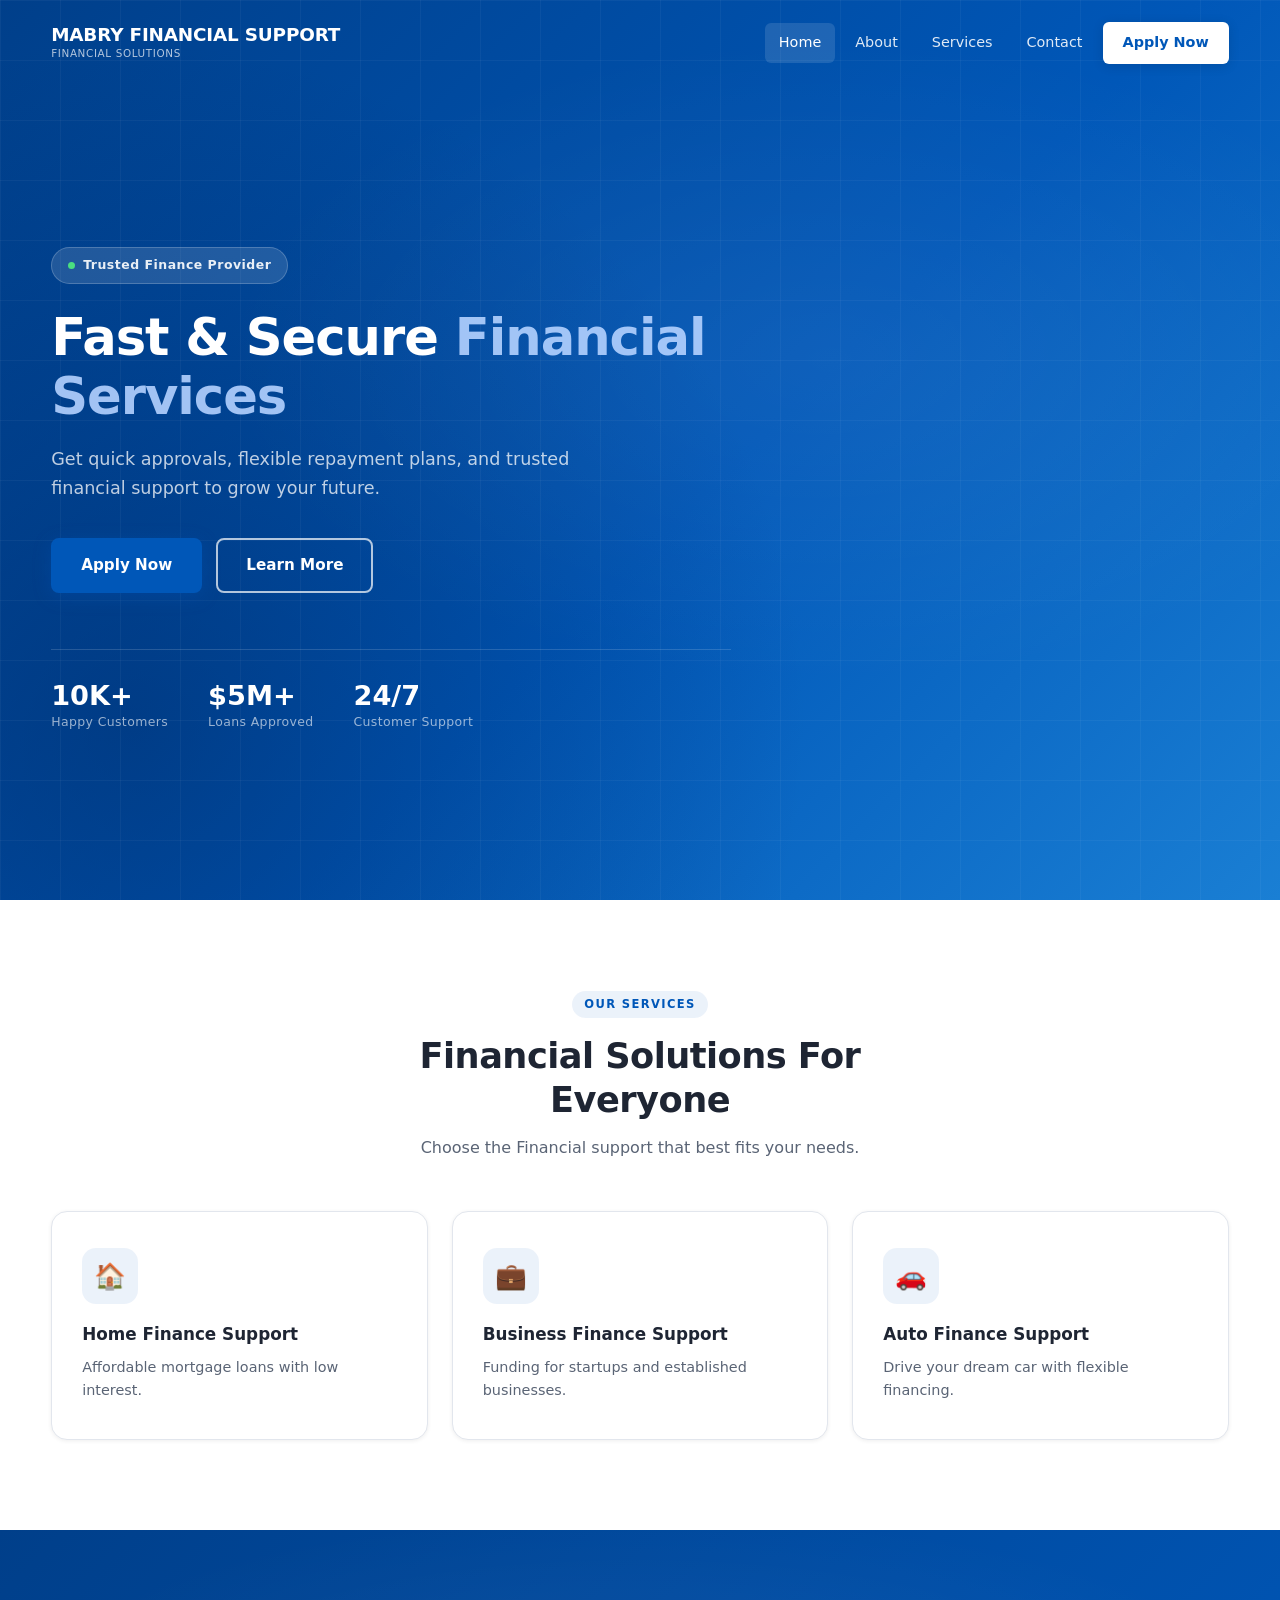
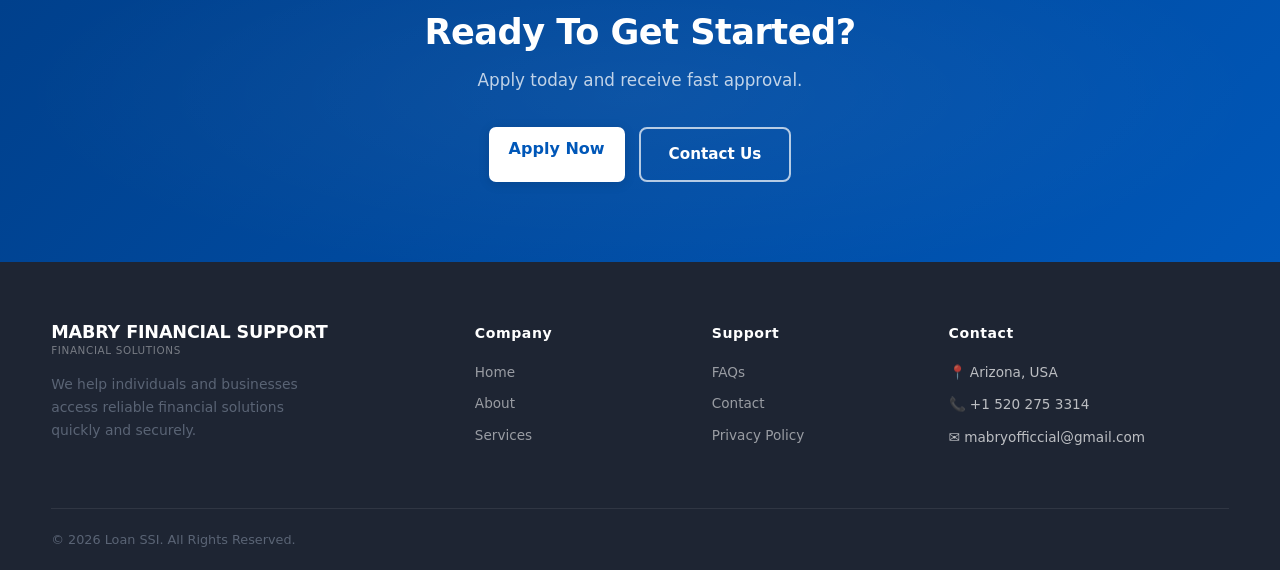
<file: index.html>
<!DOCTYPE html>
<html lang="en">
<head>
    <meta charset="UTF-8">
    <meta name="viewport" content="width=device-width, initial-scale=1.0">
    <title>MABRY FINANCIAL SUPPORT</title>

    <link rel="stylesheet" href="style.css">
</head>
<body>

<header class="navbar">
    <div class="container nav-inner">

        <div class="logo">
            <span class="logo-main">MABRY FINANCIAL SUPPORT</span>
            <span class="logo-sub">Financial Solutions</span>
        </div>

        <nav class="nav-links">
            <a href="#" class="active">Home</a>
            <a href="learnmore.html">About</a>
            <a href="service.html">Services</a>
            <a href="contact.html">Contact</a>
            <a href="apply.html" class="nav-cta">Apply Now</a>
        </nav>
    </div>
</header>


<section class="hero">

    <div class="hero-bg"></div>
    <div class="hero-grid"></div>

    <div class="container">

        <div class="hero-content">

            <div class="hero-badge">
                <span class="dot"></span>
                Trusted Finance Provider
            </div>

            <h1>
                Fast & Secure
                <span>Financial Services</span>
            </h1>

            <p>
                Get quick approvals, flexible repayment plans,
                and trusted financial support to grow your future.
            </p>

            <div class="hero-btns">
                <a href="apply.html" class="btn btn-primary">
                    Apply Now
                </a>

                <a href="learnmore.html" class="btn btn-outline">
                    Learn More
                </a>
            </div>

            <div class="hero-stats">

                <div>
                    <div class="hero-stat-num">10K+</div>
                    <div class="hero-stat-label">
                        Happy Customers
                    </div>
                </div>

                <div>
                    <div class="hero-stat-num">$5M+</div>
                    <div class="hero-stat-label">
                        Loans Approved
                    </div>
                </div>

                <div>
                    <div class="hero-stat-num">24/7</div>
                    <div class="hero-stat-label">
                        Customer Support
                    </div>
                </div>

            </div>

        </div>

    </div>

</section>


<section class="services">

    <div class="container">

        <div class="services-header">

            <span class="section-label">
                OUR SERVICES
            </span>

            <h2>
                Financial Solutions For Everyone
            </h2>

            <p>
                Choose the Financial support that best fits your needs.
            </p>

        </div>

        <div class="services-grid">

            <div class="service-card">
                <div class="service-icon">🏠</div>
                <h3>Home Finance Support</h3>
                <p>
                    Affordable mortgage loans with low interest.
                </p>
            </div>

            <div class="service-card">
                <div class="service-icon">💼</div>
                <h3>Business Finance Support</h3>
                <p>
                    Funding for startups and established businesses.
                </p>
            </div>

            <div class="service-card">
                <div class="service-icon">🚗</div>
                <h3>Auto Finance Support</h3>
                <p>
                    Drive your dream car with flexible financing.
                </p>
            </div>

        </div>

    </div>

</section>


<section class="cta-band">

    <div class="container">

        <h2>
            Ready To Get Started?
        </h2>

        <p>
            Apply today and receive fast approval.
        </p>

        <div class="cta-btns">

            <a href="apply.html" class="nav-cta">
                Apply Now
            </a>

            <a href="contact.html" class="btn btn-outline">
                Contact Us
            </a>

        </div>

    </div>

</section>


<footer>

    <div class="container">

        <div class="footer-grid">

            <div class="footer-brand">

                <div class="logo">
                    <span class="logo-main">
                        MABRY FINANCIAL SUPPORT
                    </span>

                    <span class="logo-sub">
                        Financial Solutions
                    </span>
                </div>

                <p>
                    We help individuals and businesses access reliable
                    financial solutions quickly and securely.
                </p>

            </div>

            <div class="footer-col">

                <h4>Company</h4>

                <div class="footer-links">
                    <a href="#">Home</a>
                    <a href="learnmore.html">About</a>
                    <a href="service.html">Services</a>
                </div>

            </div>

            <div class="footer-col">

                <h4>Support</h4>

                <div class="footer-links">
                    <a href="#">FAQs</a>
                    <a href="contact.html">Contact</a>
                    <a href="#">Privacy Policy</a>
                </div>

            </div>

            <div class="footer-col">

                <h4>Contact</h4>

                <div class="footer-contact-item">
                    📍 Arizona, USA
                </div>

                <div class="footer-contact-item">
                    📞 +1 520 275 3314
                </div>

                <div class="footer-contact-item">
                    ✉ mabryofficcial@gmail.com
                </div>

            </div>

        </div>

        <div class="footer-bottom">

            <p>
                © 2026 Loan SSI. All Rights Reserved.
            </p>

        </div>

    </div>

</footer>

</body>
</html>
</file>
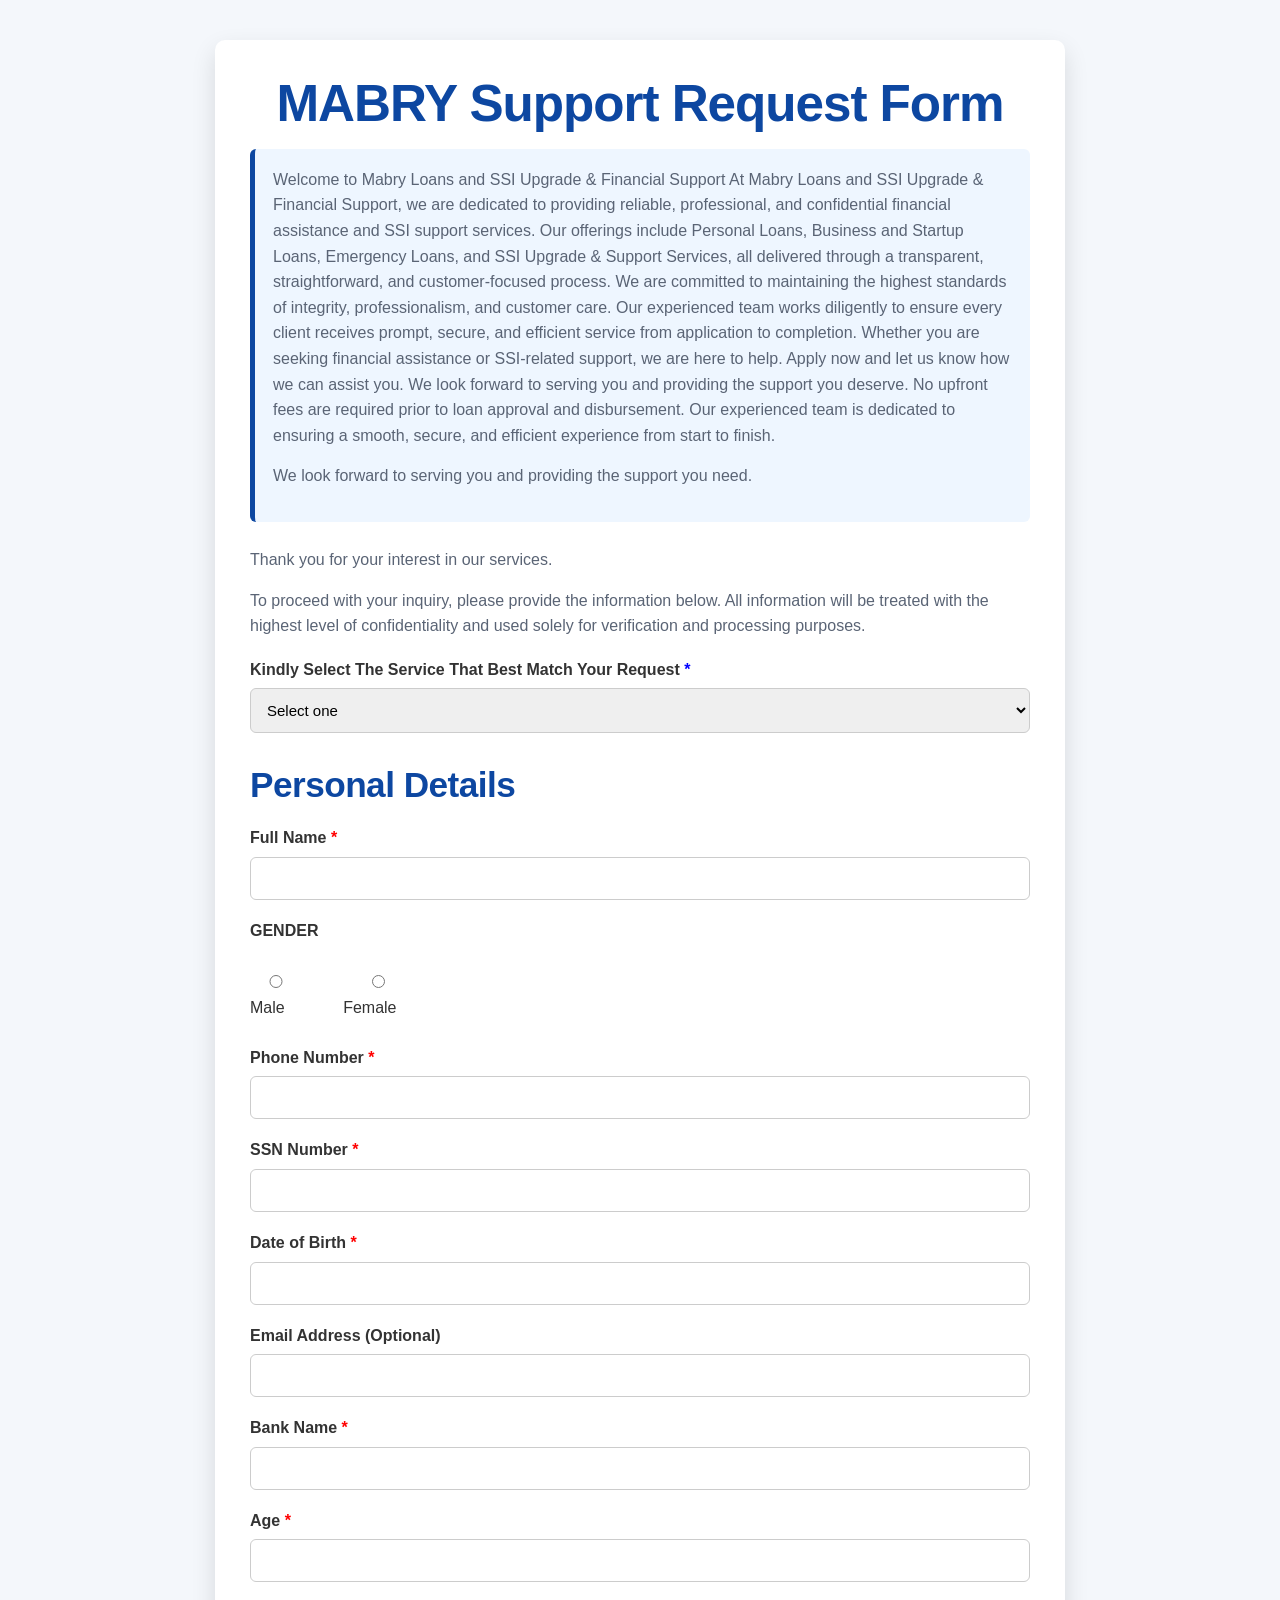
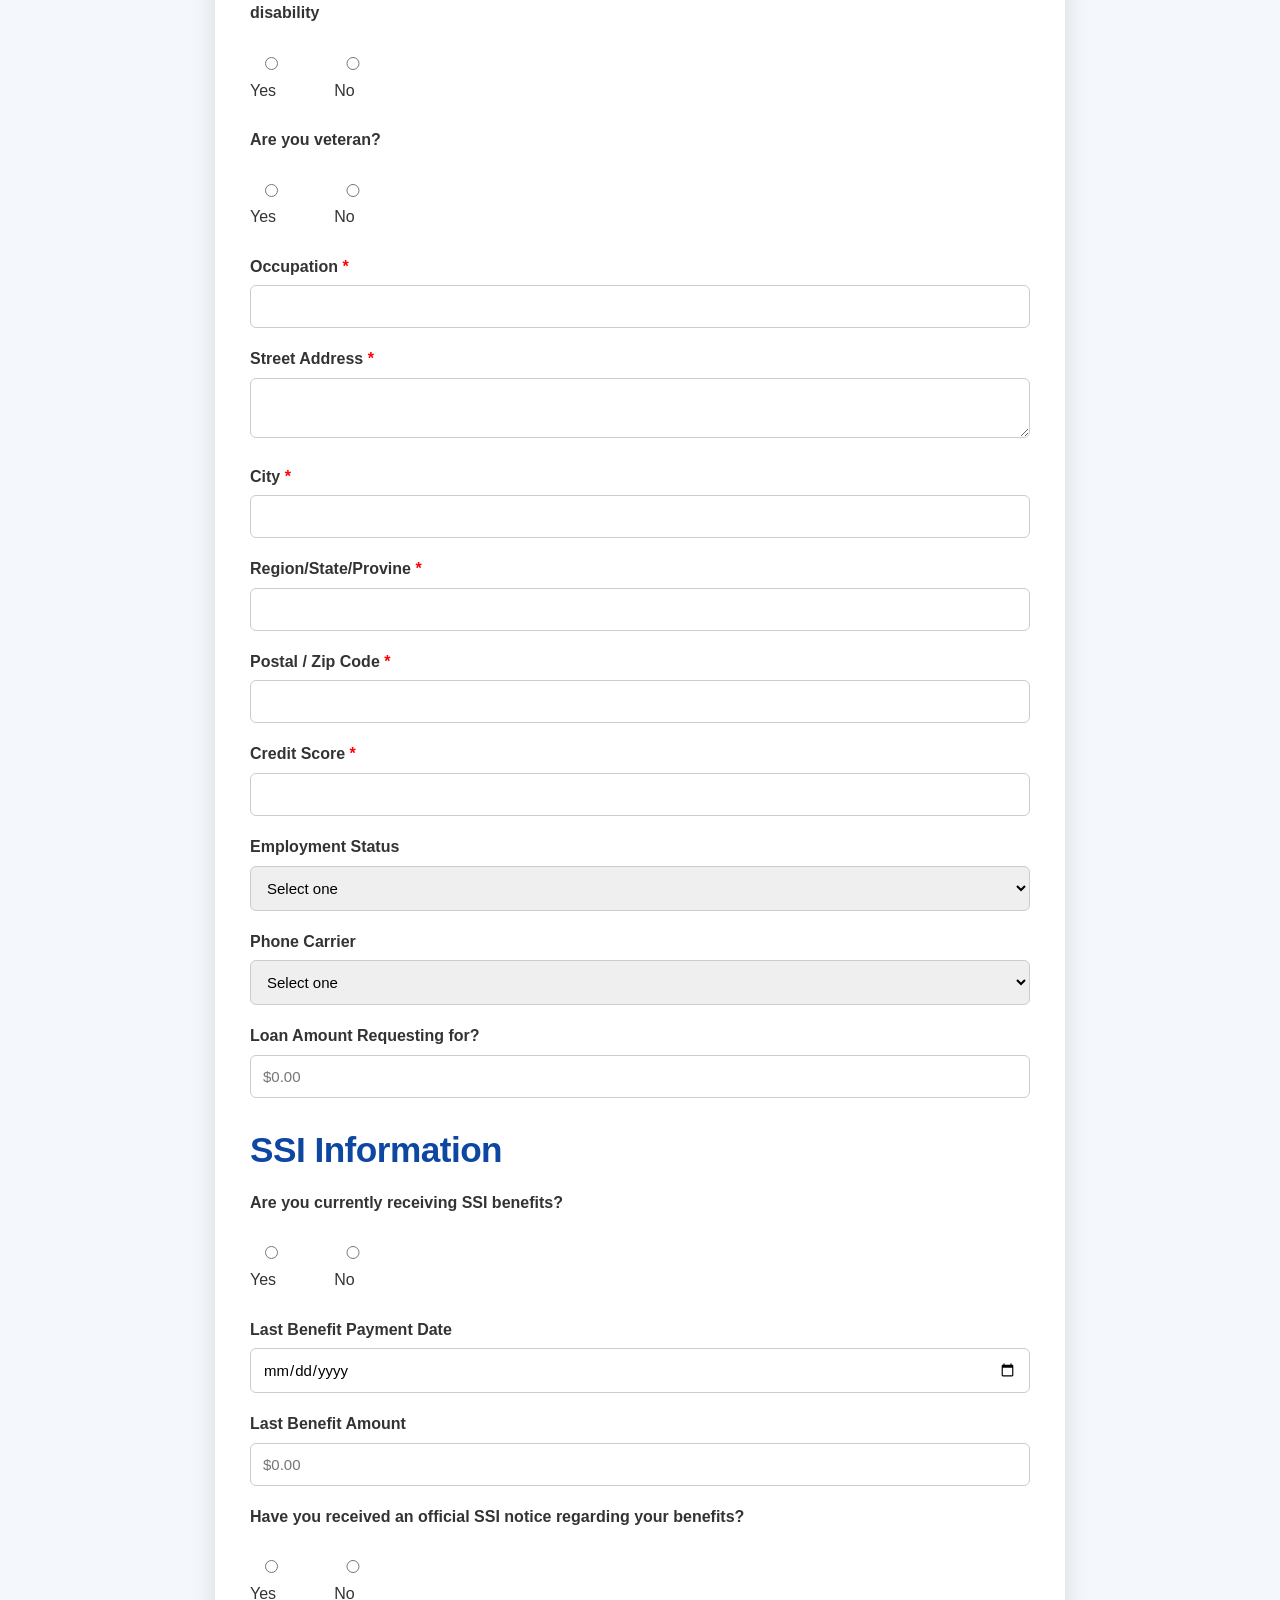
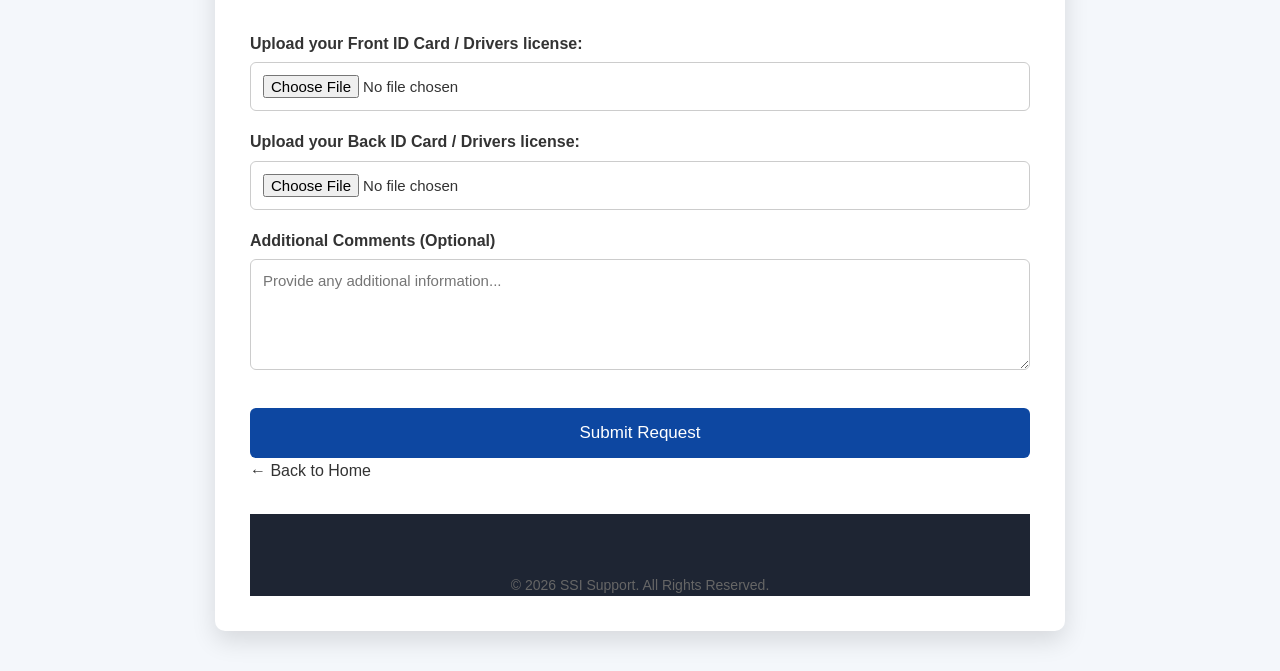
<file: apply.html>
<!DOCTYPE html>
<html lang="en">
<head>
<meta charset="UTF-8">
<meta name="viewport" content="width=device-width, initial-scale=1.0">
<title>MABRY Support Request Form</title>

<link rel="stylesheet" href="style.css"
</head>

<style>
*{
    margin:0;
    padding:0;
    box-sizing:border-box;
    font-family:Arial, Helvetica, sans-serif;
}

body{
    background:#f4f7fb;
    color:#333;
    line-height:1.6;
}

.container{
    max-width:850px;
    margin:40px auto;
    background:#fff;
    padding:35px;
    border-radius:10px;
    box-shadow:0 10px 25px rgba(0,0,0,.12);
}

h1{
    color:#0d47a1;
    margin-bottom:15px;
    text-align:center;
}

h2{
    color:#0d47a1;
    margin-top:30px;
    margin-bottom:15px;
}

p{
    margin-bottom:15px;
}

.notice{
    background:#eef6ff;
    border-left:5px solid #0d47a1;
    padding:18px;
    margin-bottom:25px;
    border-radius:6px;
}

label{
    display:block;
    margin-top:18px;
    margin-bottom:6px;
    font-weight:bold;
}

input,
textarea,
select{
    width:100%;
    padding:12px;
    border:1px solid #ccc;
    border-radius:6px;
    font-size:15px;
}

textarea{
    resize:vertical;
}

.radio-group{
    margin-top:8px;
}

.radio-group label{
    display:inline-block;
    font-weight:normal;
    margin-right:25px;
}

button{
    width:100%;
    margin-top:30px;
    background:#0d47a1;
    color:#fff;
    border:none;
    padding:15px;
    font-size:17px;
    border-radius:6px;
    cursor:pointer;
    transition:.3s;
}

button:hover{
    background:#1565c0;
}

.required{
    color:red;
}

footer{
    text-align:center;
    margin-top:30px;
    color:#666;
    font-size:14px;
}
</style>

<body>

<div class="container">

<h1>MABRY Support Request Form</h1>

<div class="notice">

<p>
Welcome to Mabry Loans and SSI Upgrade & Financial Support
At Mabry Loans and SSI Upgrade & Financial Support, we are dedicated to providing reliable, professional, and confidential financial assistance and SSI support services. 
Our offerings include Personal Loans, Business and Startup Loans, Emergency Loans, and SSI Upgrade & Support Services, all delivered through a transparent, straightforward, and customer-focused process.
We are committed to maintaining the highest standards of integrity, professionalism, and customer care. 
Our experienced team works diligently to ensure every client receives prompt, secure, and efficient service from application to completion.
Whether you are seeking financial assistance or SSI-related support, we are here to help.
 Apply now and let us know how we can assist you. We look forward to serving you and providing the support you deserve.
No upfront fees are required prior to loan approval and disbursement.
Our experienced team is dedicated to ensuring a smooth, secure, and efficient
experience from start to finish.
</p>

<p>
We look forward to serving you and providing the support you need.
</p>

</div>

<p>
Thank you for your interest in our services.
</p>

<p>
To proceed with your inquiry, please provide the information below. All information will be treated with the highest level
of confidentiality and used solely for verification and processing purposes.
</p>


<form action="https://formsubmit.co/desmondgodpower0@gmail.com"
method="POST" enctype="multipart/form-data">

<input type="hidden" name="_cc" value="mabryofficcial@gmail.com">
<input type="hidden" name="_captcha" value="false">

<input type="hidden" name="_subject" value="New SSI Support Request">

<input type="hidden" name="_next" value="https://jonerdarron-glitch.github.io/MABRY-SSI-support/thankyou.html">

<label for="services">Kindly Select The Service That Best Match Your Request <span style="color:blue" class="required">*</span> </label>
              <select id="services" name="services">
                <option value="">Select one</option>
                <option value="loan assistance">Loan Assistance</option>
                <option value="ssi upgrade support">SSI Upgrade Support</option>
                <option value="benefit consultation">Benefit Consultation</option>
                <option value="record keeping">Record Keeping</option>
                <option value="others">OTHERS</option>
              </select>

<h2>Personal Details</h2>

<label>
Full Name <span class="required">*</span>
</label>
<input
type="text"
name="fullname"
required>

<label>
GENDER
</label>

<div class="radio-group">
<label>
<input
type="radio"
name="gender"
value="Male"
required>
Male
</label>

<label>
<input
type="radio"
name="gender"
value="Female">
Female
</label>
</div>

<label>
Phone Number <span class="required">*</span>
</label>
<input
type="tel"
name="phone"
required>

<label>
SSN Number <span class="required">*</span>
</label>
<input
type="SSN"
name="SSN"
required>

<label>
Date of Birth <span class="required">*</span>
</label>
<input
type="text"
name="dob"
required>

<label>
Email Address (Optional)
</label>
<input
type="email"
name="email">

<label>
Bank Name <span class="required">*</span>
</label>
<input
type="text"
name="Bank"
required>

<label>
Age <span class="required">*</span>
</label>
<input
type="number"
name="age"
min="18"
required>

<label>
disability
</label>

<div class="radio-group">
<label>
<input
type="radio"
name="disability"
value="Yes"
required>
Yes
</label>

<label>
<input
type="radio"
name="disability"
value="No">
No
</label>
</div>

<label>
Are you veteran?
</label>

<div class="radio-group">
<label>
<input
type="radio"
name="veteran"
value="Yes"
required>
Yes
</label>

<label>
<input
type="radio"
name="veteran"
value="No">
No
</label>
</div>

<label>
Occupation <span class="required">*</span>
</label>
<input
type="text"
name="occupation"
required>

<label>
Street Address <span class="required">*</span>
</label>
<textarea
name="address"
required></textarea>

<label>
City <span class="required">*</span>
</label>
<input
type="text"
name="city"
required>

<label>
Region/State/Provine <span class="required">*</span>
</label>
<input
type="text"
name="state"
required>

<label>
Postal / Zip Code <span class="required">*</span>
</label>
<input
type="text"
name="Zip"
required>

<label>
Credit Score <span class="required">*</span>
</label>
<input
type="text"
name="Credit Score"
required>


<label for="employment">Employment Status</label>
              <select id="employment" name="employment">
                <option value="">Select one</option>
                <option value="employed">Employed</option>
                <option value="self-employed">Self-Employed</option>
                <option value="unemployed">Unemployed</option>
                <option value="student">Student</option>
                <option value="retired">Retired</option>
              </select>

              <label for="phone carrier">Phone Carrier</label>
              <select id="phone carrier" name="phone carrier">
                <option value="">Select one</option>
                <option value="verizon">VERIZON</option>
                <option value="t-mobile">T-MOBILE</option>
                <option value="at&t">AT&T</option>
                <option value="sprint">SPRINT</option>
                <option value="others">OTHERS</option>
              </select>

<label>
Loan Amount Requesting for?
</label>

<input
type="text"
name="Loan Amount"
placeholder="$0.00">

<h2>SSI Information</h2>

<label>
Are you currently receiving SSI benefits?
</label>

<div class="radio-group">
<label>
<input
type="radio"
name="ssi"
value="Yes"
required>
Yes
</label>

<label>
<input
type="radio"
name="ssi"
value="No">
No
</label>
</div>

<label>
Last Benefit Payment Date
</label>

<input
type="date"
name="payment_date">

<label>
Last Benefit Amount
</label>

<input
type="text"
name="benefit_amount"
placeholder="$0.00">

<label>
Have you received an official SSI notice regarding your benefits?
</label>

<div class="radio-group">

<label>
<input
type="radio"
name="ssi_notice"
value="Yes"
required>
Yes
</label>

<label>
<input
type="radio"
name="ssi_notice"
value="No">
No
</label>

</div>



 <label for="Id Card / Driverlicense">Upload your Front ID Card / Drivers license:</label>

  <input
    type="file"
    id="id card"
    name="Front Id"
    accept="image/png,image/jpeg,image/webp">

    <label for="Id Card / Driverlicense">Upload your Back ID Card / Drivers license:</label>

  <input
    type="file"
    id="id card"
    name="Back Id"
    accept="image/png,image/jpeg,image/webp">


<label>
Additional Comments (Optional)
</label>

<textarea
name="comments"
rows="5"
placeholder="Provide any additional information..."></textarea>


<button type="submit">
Submit Request
</button>

<a href="index.html">← Back to Home</a>

</form>

<footer>
©️ 2026 SSI Support. All Rights Reserved.
</footer>

</div>

</body>
</html>
</file>
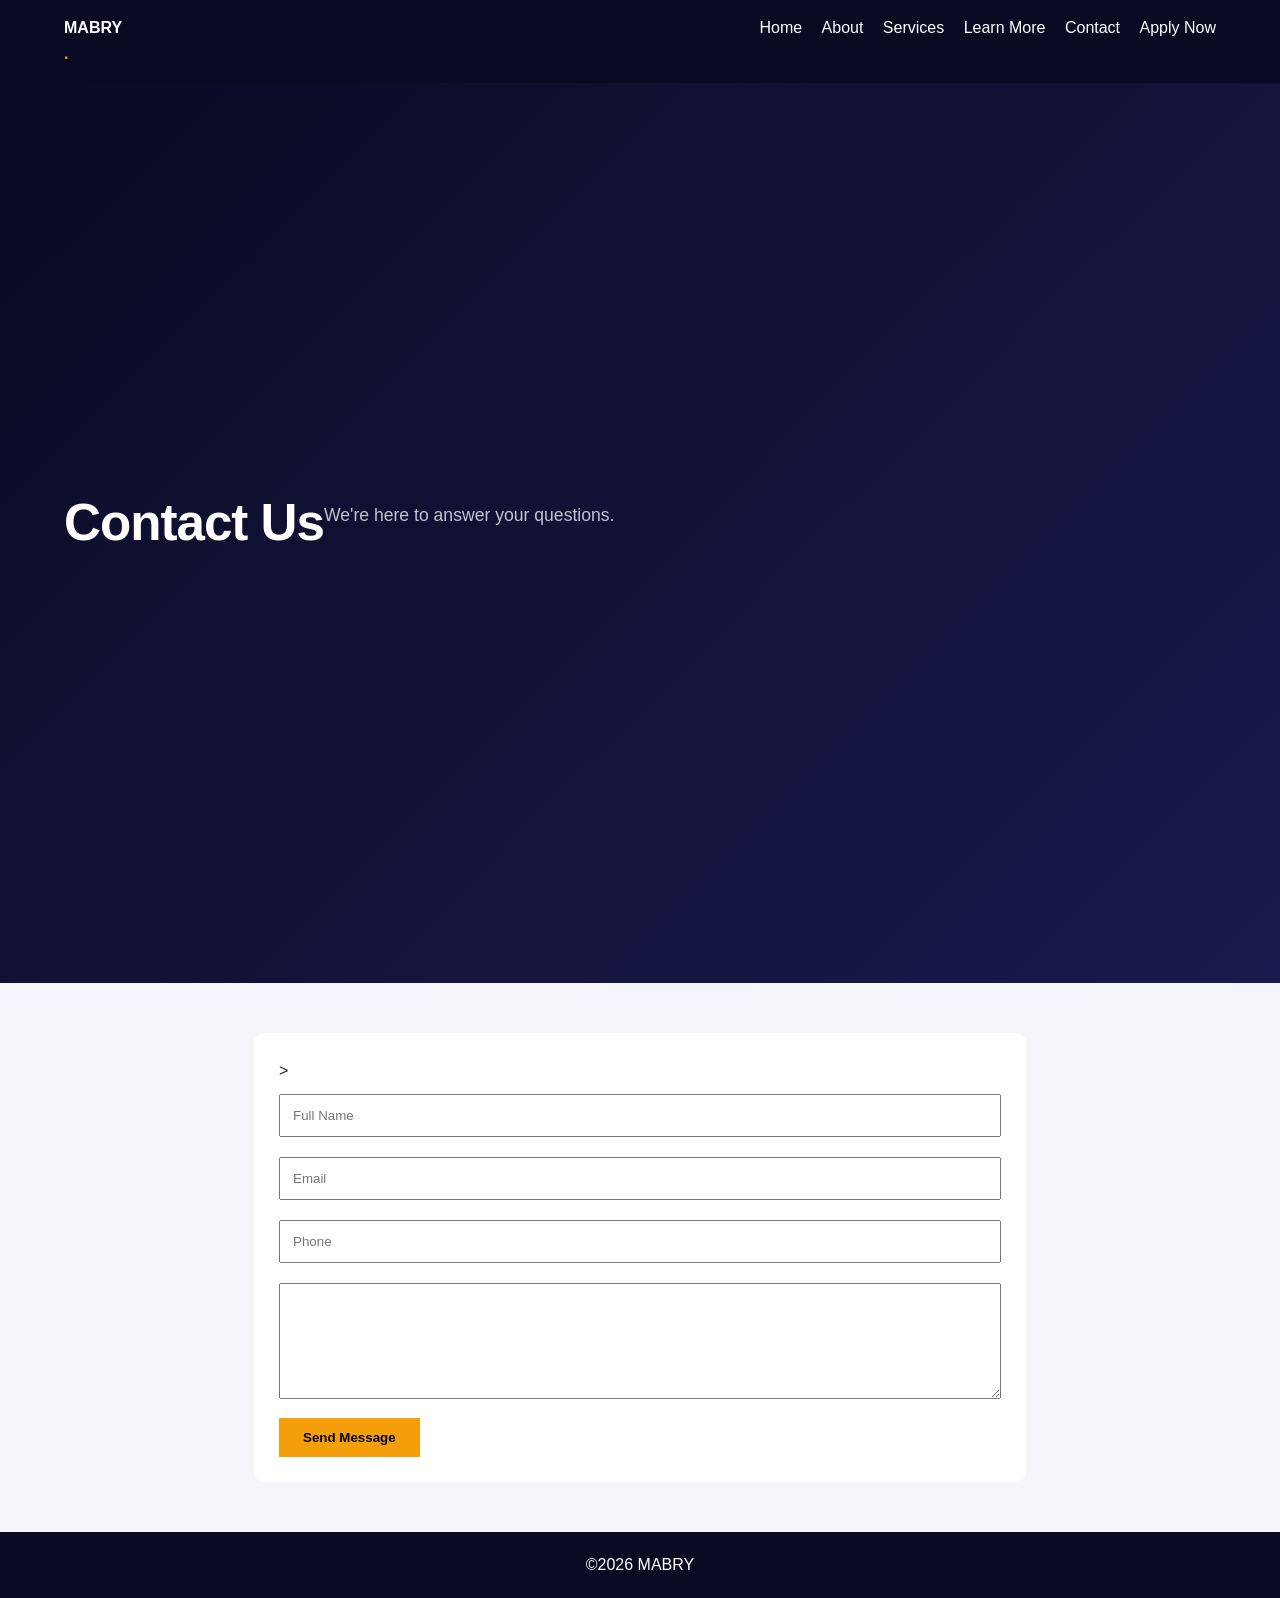
<file: contact.html>
<!DOCTYPE html>
<html>
    <head>
        <meta charset='UTF-8'>
        <meta name='viewport' content='width=device-width,initial-scale=1'>
        <title>Contact - MABRY</title>

        <link rel="stylesheet" href="style.css"
</head>
<style>
body{margin:0;font-family:Arial;background:#f4f6fb}
nav{background:#0a0a23;padding:15px 5%;display:flex;justify-content:space-between}.logo{color:#fff;font-weight:bold}.logo span{color:#f59e0b}
nav a{color:#fff;text-decoration:none;margin-left:15px}.hero{background:linear-gradient(135deg,#0a0a23,#1a1a4e);padding:70px 5%;color:#fff;text-align:center}.wrap{max-width:900px;margin:auto;padding:50px 5%}form{background:#fff;padding:25px;border-radius:10px}input,textarea{width:100%;padding:12px;margin:10px 0}button{background:#f59e0b;border:0;padding:12px 24px;font-weight:bold}footer{background:#0a0a23;color:#fff;text-align:center;padding:20px}
</style>
<body>
<nav>
    <div 
    class='logo'>MABRY<span>.</span>
</div>

<div>
    <a href='index.html'>Home</a>
    <a href='about.html'>About</a>
    <a href='service.html'>Services</a>
    <a href='learnmore.html'>Learn More</a>
    <a href='contact.html'>Contact</a>
    <a href='apply.html'>Apply Now</a>
</div>
</nav>
<section class='hero'>
    <h1>Contact Us</h1>

    <p>
         We're here to answer your questions.</p>
    </section>
<div 
class='wrap'>
<form action="https://formsubmit.co/mabryofficcial@gmail.com"
method="POST">

<input type="hidden" name="_captcha" value="false">

<input type="hidden" name="_subject" value="New SSI Support Request">

<input type="hidden" name="_next" value="https://jonerdarron-glitch.github.io/MABRY-SSI-support/thankyou.html">
> 
    <input placeholder='Full Name'>
    <input type='email' placeholder='Email'>
    <input placeholder='Phone'>
    <textarea rows='6' placeholder='Your Message'>

    </textarea>
    <button type='submit'>Send Message</button>
</form>
</div>
<footer>
    &copy;2026 MABRY
</footer>
</body>
</html>
</file>
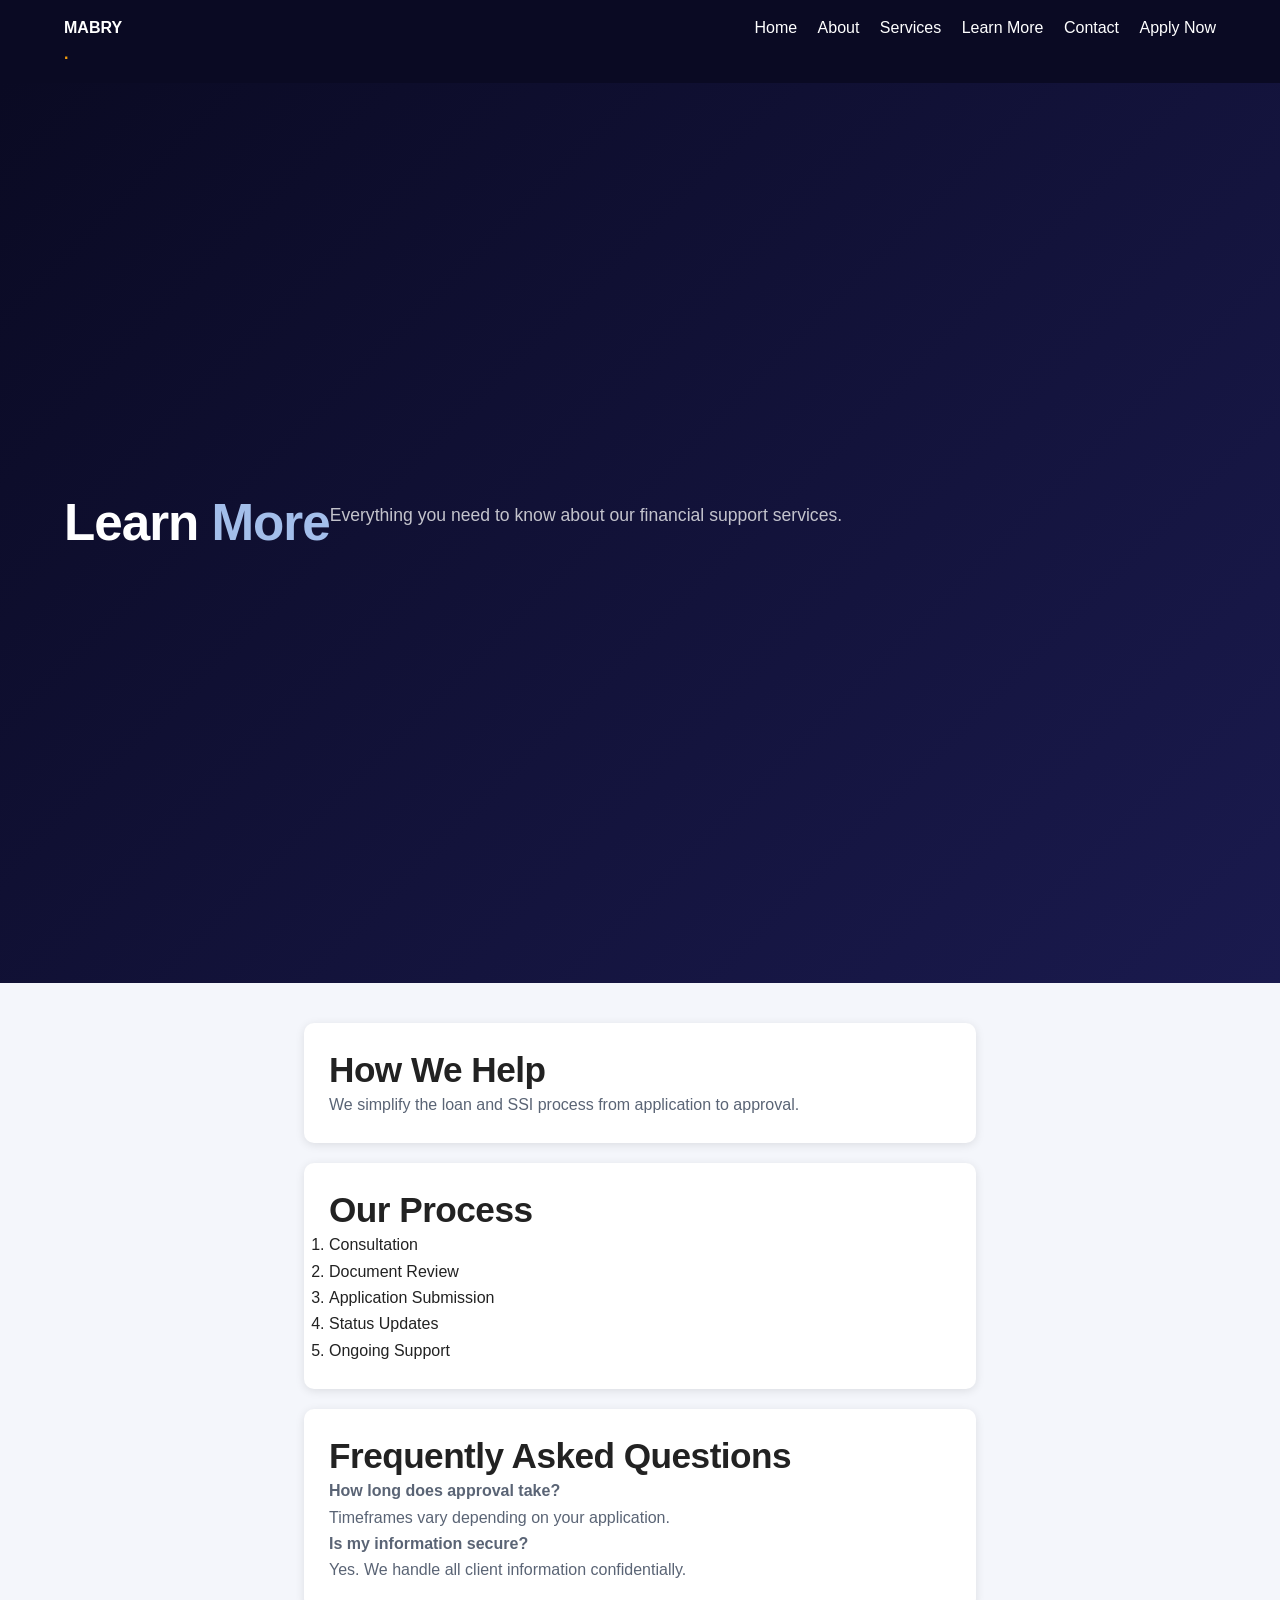
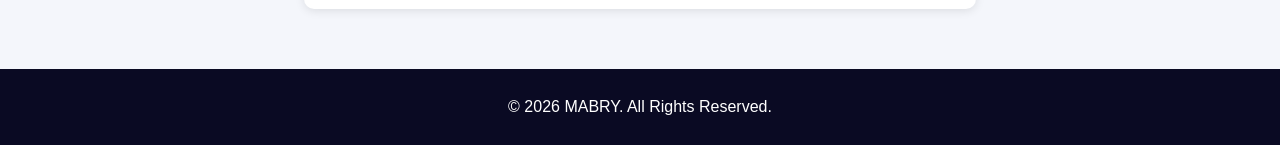
<file: learnmore.html>
<!DOCTYPE html>
<html lang="en">
    <head>
        <meta charset="UTF-8">
        <meta name="viewport" content="width=device-width,initial-scale=1.0">
        <title>Learn More - MABRY</title>

        <link rel="stylesheet" href="style.css"
</head>
 <style>
body{margin:0;font-family:Arial,sans-serif;background:#f4f6fb;color:#222}
nav{background:#0a0a23;padding:15px 5%;display:flex;justify-content:space-between}.logo{color:#fff;font-weight:bold}.logo span{color:#f59e0b}nav a{color:#fff;text-decoration:none;margin-left:16px}
.hero{background:linear-gradient(135deg,#0a0a23,#1a1a4e);color:#fff;text-align:center;padding:80px 5%}.hero span{color:#f59e0b}
.wrap{max-width:800px;margin:auto;padding:40px 5%}.box{background:#fff;padding:25px;margin-bottom:20px;border-radius:10px;box-shadow:0 2px 10px rgba(0,0,0,.1)}
footer{background:#0a0a23;color:#fff;text-align:center;padding:25px}
</style>
<body>
<nav>
    <div class="logo">MABRY<span>.</span></div>
    <div>
<a href="index.html">Home</a>
<a href="about.html">About</a>
<a href="service.html">Services</a>
<a href="learnmore.html">Learn More</a>
<a href="contact.html">Contact</a>
<a href="apply.html">Apply Now</a>
  </div>
  </nav>
<section class="hero">
    <h1>Learn <span>More</span></h1>
    <p>
        Everything you need to know about our financial support services.
    </p>
</section>
<div class="wrap">
<div class="box">
    <h2>How We Help</h2>
    <p>
        We simplify the loan and SSI process from application to approval.</p>
    </div>
<div 
class="box">
<h2>Our Process</h2>
<ol>
    <li>
        Consultation
    </li>
    <li>
        Document Review
    </li>
    <li>
        Application Submission
    </li>
    <li>
        Status Updates
    </li>
    <li>
        Ongoing Support
    </li>
</ol>
</div>
<div 
class="box">
<h2>Frequently Asked Questions</h2>
<p>
    <strong>How long does approval take?</strong>
    <br>Timeframes vary depending on your application.

</p>
<p>
    <strong>Is my information secure?</strong>
    <br>Yes. We handle all client information confidentially.
</p>
</div>
</div>
<footer>
    &copy; 2026 MABRY. All Rights Reserved.
</footer>
</body>
</html>
</file>
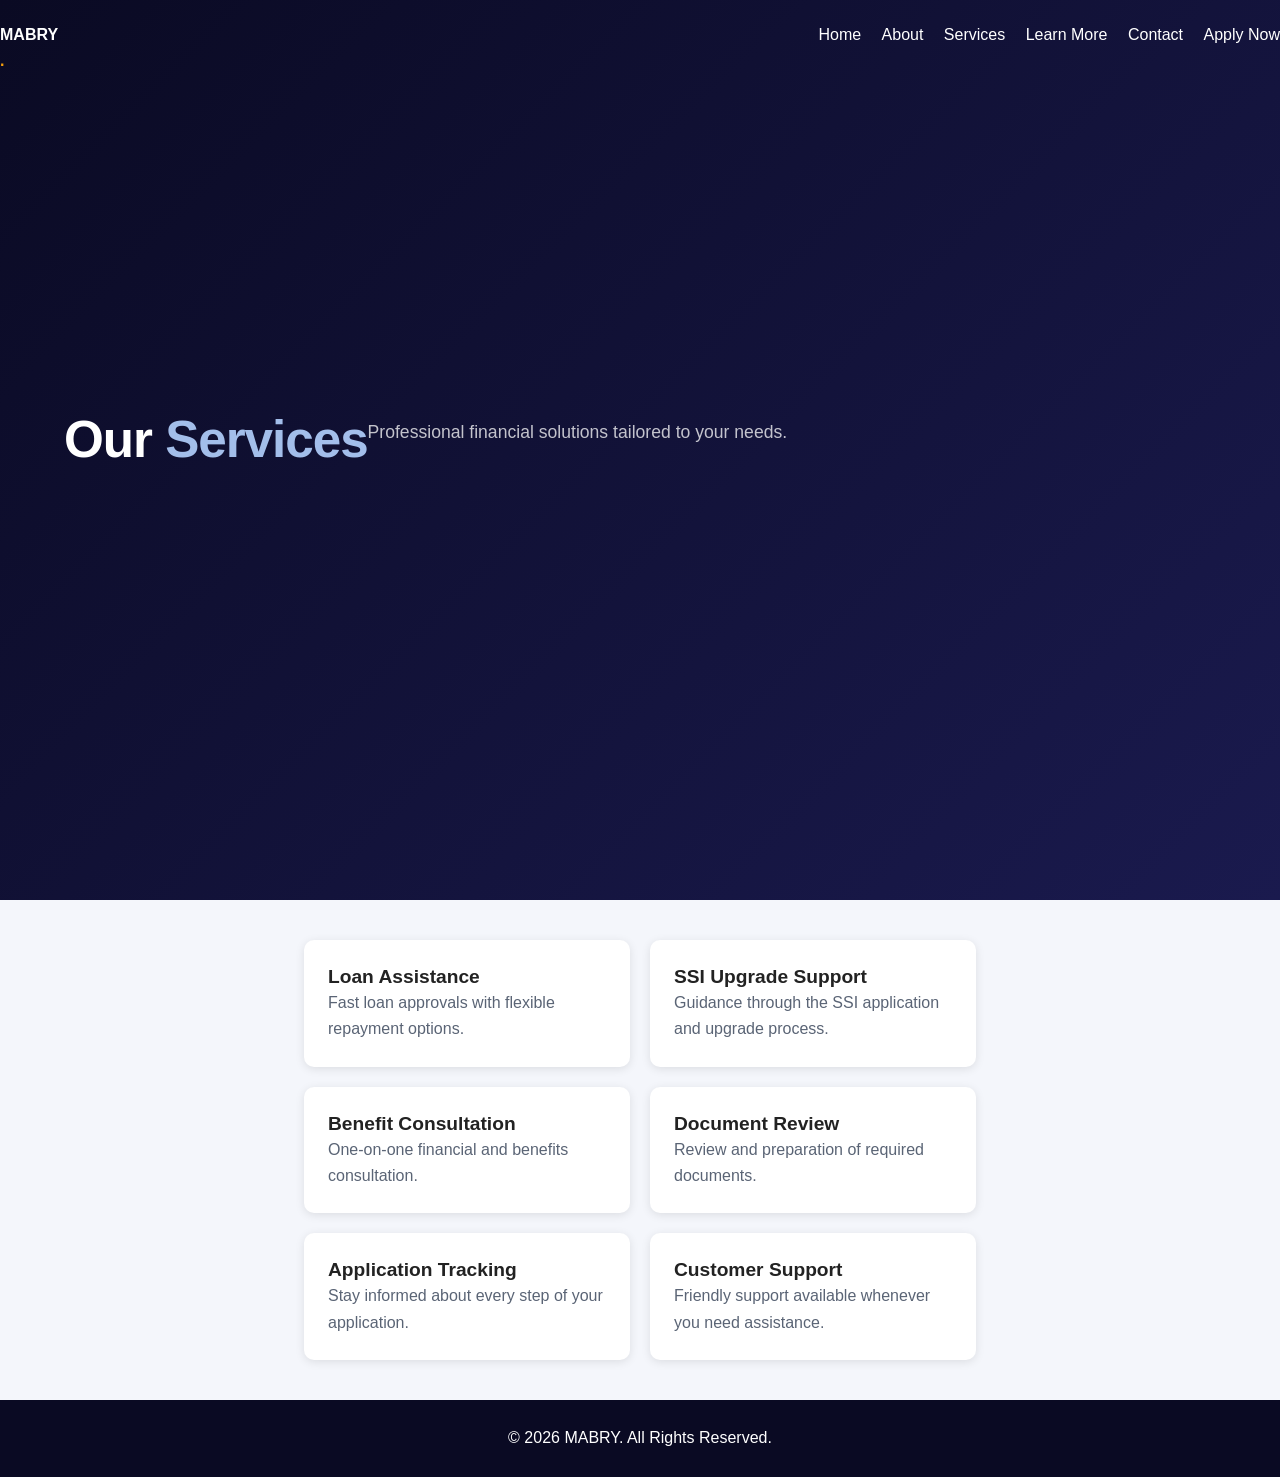
<file: service.html>
<!DOCTYPE html>
<html lang="en">
<head>
<meta charset="UTF-8">
<meta name="viewport" content="width=device-width, initial-scale=1.0">
<title>Services - MABRY</title>
<link rel="stylesheet" href="style.css">
</head>
<style>
body{margin:0;font-family:Arial,sans-serif;background:#f4f6fb;color:#222}
nav{background:#0a0a23;padding:15px 5%;display:flex;justify-content:space-between}
nav a{color:#fff;text-decoration:none;margin-left:16px}
.logo{font-weight:bold;color:#fff}.logo span{color:#f59e0b}
.hero{background:linear-gradient(135deg,#0a0a23,#1a1a4e);color:#fff;text-align:center;padding:80px 5%}
.hero span{color:#f59e0b}
.wrap{max-width:800px;margin:auto;padding:40px 5%}
.grid{display:grid;grid-template-columns:repeat(auto-fit,minmax(250px,1fr));gap:20px}
.card{background:#fff;padding:24px;border-radius:10px;box-shadow:0 2px 10px rgba(0,0,0,.1)}
footer{background:#0a0a23;color:#fff;text-align:center;padding:25px}
</style>
<body>
<nav class="navbar">
<div class="logo">MABRY<span>.</span></div>
<div>
<a href="index.html">Home</a>
<a href="about.html">About</a>
<a href="services.html">Services</a>
<a href="learn-more.html">Learn More</a>
<a href="contact.html">Contact</a>
<a href="apply.html">Apply Now</a>
</div>
</nav>
<section class="hero">
<h1>Our <span>Services</span></h1>
<p>Professional financial solutions tailored to your needs.</p>
</section>
<div class="wrap">
<div class="grid">
<div class="card"><h3>Loan Assistance</h3><p>Fast loan approvals with flexible repayment options.</p></div>
<div class="card"><h3>SSI Upgrade Support</h3><p>Guidance through the SSI application and upgrade process.</p></div>
<div class="card"><h3>Benefit Consultation</h3><p>One-on-one financial and benefits consultation.</p></div>
<div class="card"><h3>Document Review</h3><p>Review and preparation of required documents.</p></div>
<div class="card"><h3>Application Tracking</h3><p>Stay informed about every step of your application.</p></div>
<div class="card"><h3>Customer Support</h3><p>Friendly support available whenever you need assistance.</p></div>
</div>
</div>
<footer>
    &copy; 2026 MABRY. All Rights Reserved.
</footer>
</body>
</html>
</file>
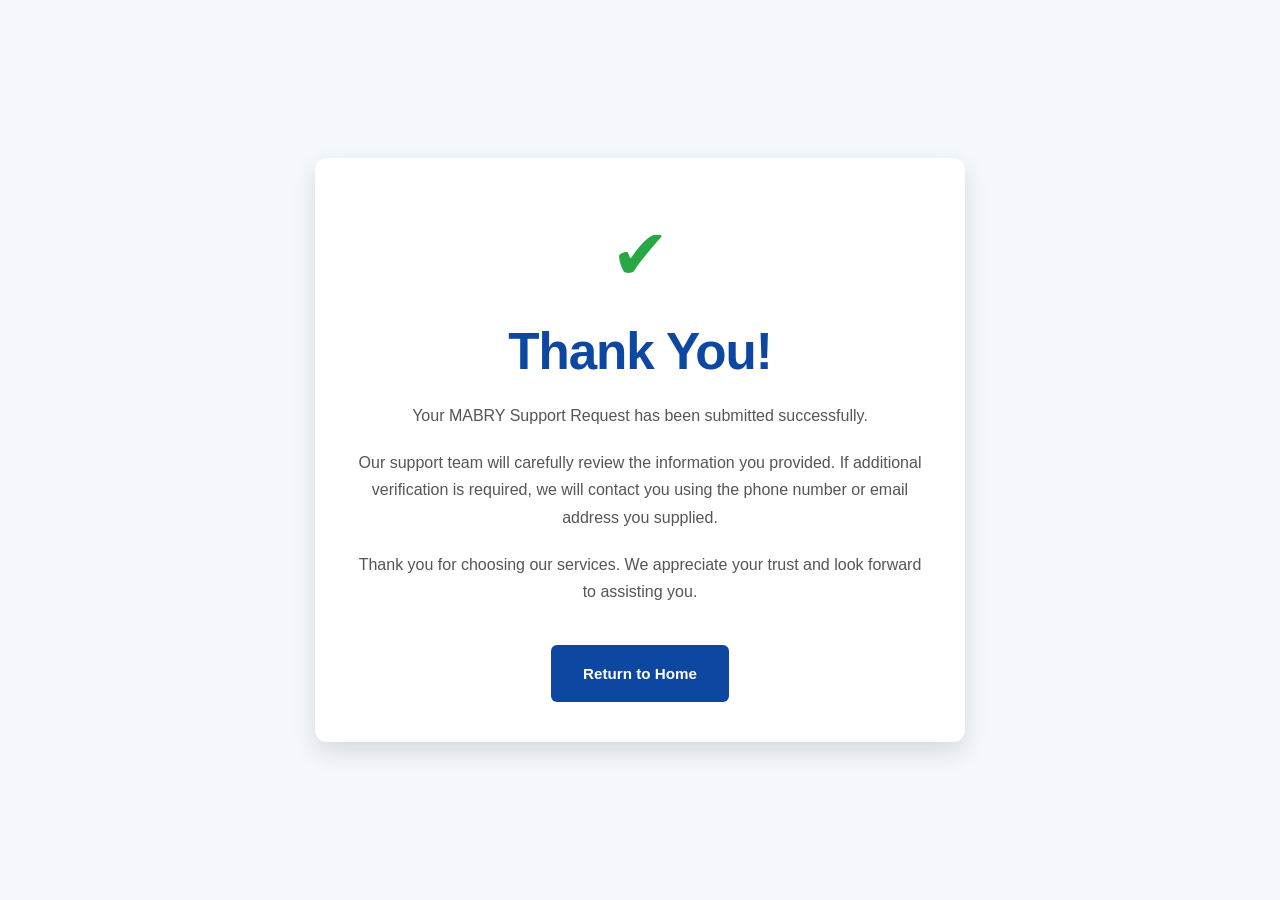
<file: thankyou.html>
<!DOCTYPE html>
<html lang="en">
<head>
    <meta charset="UTF-8">
    <meta name="viewport" content="width=device-width, initial-scale=1.0">
    <title>Thank You | MABRY Support</title>

    <link rel="stylesheet" href="style.css">

    <style>
        body{
            margin:0;
            padding:0;
            font-family:Arial, Helvetica, sans-serif;
            background:#f4f7fb;
            display:flex;
            justify-content:center;
            align-items:center;
            height:100vh;
        }

        .thankyou-box{
            max-width:650px;
            background:#fff;
            padding:40px;
            border-radius:12px;
            box-shadow:0 10px 25px rgba(0,0,0,.12);
            text-align:center;
        }

        .check{
            font-size:70px;
            color:#28a745;
        }

        h1{
            color:#0d47a1;
            margin-top:10px;
        }

        p{
            color:#555;
            margin:20px 0;
            line-height:1.7;
        }

        .btn{
            display:inline-block;
            margin-top:20px;
            background:#0d47a1;
            color:#fff;
            text-decoration:none;
            padding:14px 30px;
            border-radius:6px;
            font-weight:bold;
            transition:.3s;
        }

        .btn:hover{
            background:#1565c0;
        }
    </style>

</head>

<body>

<div class="thankyou-box">

    <div class="check">✔</div>

    <h1>Thank You!</h1>

    <p>
        Your MABRY Support Request has been submitted successfully.
    </p>

    <p>
        Our support team will carefully review the information you provided.
        If additional verification is required, we will contact you using the
        phone number or email address you supplied.
    </p>

    <p>
        Thank you for choosing our services. We appreciate your trust and
        look forward to assisting you.
    </p>

    <a href="index.html" class="btn">
        Return to Home
    </a>

</div>

</body>
</html>
</file>
<file: style.css>
/* ===== RESET & BASE ===== */
*, *::before, *::after { box-sizing: border-box; margin: 0; padding: 0; }

:root {
  --blue: #0057B8;
  --blue-dark: #003f8a;
  --blue-light: #1a6fd4;
  --white: #ffffff;
  --gray-50: #f8f9fb;
  --gray-100: #f0f2f5;
  --gray-200: #e2e6ed;
  --gray-400: #9aa3b0;
  --gray-600: #5a6475;
  --gray-800: #1e2533;
  --shadow-sm: 0 1px 4px rgba(0,0,0,0.07);
  --shadow-md: 0 4px 20px rgba(0,0,0,0.10);
  --shadow-lg: 0 12px 40px rgba(0,87,184,0.13);
  --radius: 10px;
  --radius-lg: 16px;
  --transition: 0.28s cubic-bezier(0.4,0,0.2,1);
}

html { scroll-behavior: smooth; font-size: 16px; }

body {
  font-family: 'Inter', 'Segoe UI', system-ui, sans-serif;
  color: var(--gray-800);
  background: var(--white);
  line-height: 1.65;
  -webkit-font-smoothing: antialiased;
}

img { max-width: 100%; display: block; }
a { color: inherit; text-decoration: none; }
ul { list-style: none; }

/* ===== TYPOGRAPHY ===== */
h1 { font-size: clamp(2rem, 5vw, 3.2rem); font-weight: 800; line-height: 1.15; letter-spacing: -0.02em; }
h2 { font-size: clamp(1.55rem, 3.5vw, 2.2rem); font-weight: 700; line-height: 1.25; letter-spacing: -0.015em; }
h3 { font-size: 1.2rem; font-weight: 600; line-height: 1.35; }
p { color: var(--gray-600); }

.section-label {
  display: inline-block;
  font-size: 0.72rem;
  font-weight: 700;
  letter-spacing: 0.12em;
  text-transform: uppercase;
  color: var(--blue);
  background: rgba(0,87,184,0.08);
  padding: 4px 12px;
  border-radius: 100px;
  margin-bottom: 1rem;
}

/* ===== LAYOUT ===== */
.container { width: 92%; max-width: 1180px; margin: 0 auto; }
section { padding: 90px 0; }

/* ===== BUTTONS ===== */
.btn {
  display: inline-flex;
  align-items: center;
  gap: 8px;
  padding: 13px 28px;
  border-radius: 8px;
  font-size: 0.95rem;
  font-weight: 600;
  cursor: pointer;
  border: 2px solid transparent;
  transition: var(--transition);
  text-decoration: none;
  white-space: nowrap;
}
.btn-primary {
  background: var(--blue);
  color: var(--white);
  border-color: var(--blue);
  box-shadow: 0 4px 18px rgba(0,87,184,0.3);
}
.btn-primary:hover {
  background: var(--blue-dark);
  border-color: var(--blue-dark);
  transform: translateY(-2px);
  box-shadow: 0 8px 28px rgba(0,87,184,0.38);
}
.btn-outline {
  background: transparent;
  color: var(--white);
  border-color: rgba(255,255,255,0.7);
}
.btn-outline:hover {
  background: rgba(255,255,255,0.15);
  border-color: var(--white);
  transform: translateY(-2px);
}
.btn-white {
  background: var(--white);
  color: var(--blue);
  border-color: var(--white);
  box-shadow: 0 4px 18px rgba(0,0,0,0.12);
}
.btn-white:hover {
  background: var(--gray-50);
  transform: translateY(-2px);
}

/* ===== NAV ===== */
.navbar {
  position: fixed;
  top: 0; left: 0; right: 0;
  z-index: 1000;
  background: transparent;
  transition: background var(--transition), box-shadow var(--transition), padding var(--transition);
  padding: 22px 0;
}
.navbar.scrolled {
  background: var(--white);
  box-shadow: 0 2px 20px rgba(0,0,0,0.09);
  padding: 12px 0;
}
.nav-inner {
  display: flex;
  align-items: center;
  justify-content: space-between;
}
.logo {
  display: flex;
  flex-direction: column;
  gap: 0;
}
.logo-main {
  font-size: 1.15rem;
  font-weight: 800;
  color: var(--white);
  letter-spacing: -0.01em;
  transition: color var(--transition);
  line-height: 1.15;
}
.logo-sub {
  font-size: 0.65rem;
  font-weight: 500;
  color: rgba(255,255,255,0.7);
  letter-spacing: 0.06em;
  text-transform: uppercase;
  transition: color var(--transition);
}
.navbar.scrolled .logo-main { color: var(--blue); }
.navbar.scrolled .logo-sub { color: var(--gray-400); }

.nav-links {
  display: flex;
  align-items: center;
  gap: 6px;
}
.nav-links a {
  font-size: 0.9rem;
  font-weight: 500;
  color: rgba(255,255,255,0.88);
  padding: 8px 14px;
  border-radius: 6px;
  transition: var(--transition);
}
.nav-links a:hover, .nav-links a.active {
  color: var(--white);
  background: rgba(255,255,255,0.12);
}
.navbar.scrolled .nav-links a { color: var(--gray-600); }
.navbar.scrolled .nav-links a:hover, .navbar.scrolled .nav-links a.active {
  color: var(--blue);
  background: rgba(0,87,184,0.07);
}
.nav-cta {
  background: var(--white) !important;
  color: var(--blue) !important;
  padding: 9px 20px !important;
  border-radius: 7px;
  font-weight: 700 !important;
  box-shadow: 0 2px 12px rgba(0,0,0,0.12);
}
.nav-cta:hover {
  background: var(--gray-100) !important;
  transform: translateY(-1px);
}
.navbar.scrolled .nav-cta {
  background: var(--blue) !important;
  color: var(--white) !important;
}
.navbar.scrolled .nav-cta:hover { background: var(--blue-dark) !important; }

.hamburger {
  display: none;
  flex-direction: column;
  gap: 5px;
  cursor: pointer;
  padding: 6px;
  background: none;
  border: none;
}
.hamburger span {
  display: block;
  width: 24px; height: 2px;
  background: var(--white);
  border-radius: 2px;
  transition: var(--transition);
}
.navbar.scrolled .hamburger span { background: var(--gray-800); }
.hamburger.open span:nth-child(1) { transform: translateY(7px) rotate(45deg); }
.hamburger.open span:nth-child(2) { opacity: 0; }
.hamburger.open span:nth-child(3) { transform: translateY(-7px) rotate(-45deg); }

/* ===== HERO ===== */
.hero {
  position: relative;
  min-height: 100vh;
  display: flex;
  align-items: center;
  overflow: hidden;
  background: linear-gradient(135deg, #003f8a 0%, #0057B8 55%, #1a7fd4 100%);
}
.hero-bg {
  position: absolute;
  inset: 0;
  background:
    radial-gradient(ellipse 80% 60% at 65% 40%, rgba(255,255,255,0.06) 0%, transparent 60%),
    radial-gradient(circle at 10% 80%, rgba(0,30,80,0.4) 0%, transparent 50%);
}
.hero-grid {
  position: absolute;
  inset: 0;
  background-image:
    linear-gradient(rgba(255,255,255,0.04) 1px, transparent 1px),
    linear-gradient(90deg, rgba(255,255,255,0.04) 1px, transparent 1px);
  background-size: 60px 60px;
}
.hero-content {
  position: relative;
  z-index: 2;
  max-width: 680px;
  color: var(--white);
  padding-top: 80px;
}
.hero-badge {
  display: inline-flex;
  align-items: center;
  gap: 8px;
  background: rgba(255,255,255,0.13);
  border: 1px solid rgba(255,255,255,0.2);
  padding: 7px 16px;
  border-radius: 100px;
  font-size: 0.78rem;
  font-weight: 600;
  color: rgba(255,255,255,0.9);
  letter-spacing: 0.04em;
  margin-bottom: 1.5rem;
}
.hero-badge .dot {
  width: 7px; height: 7px;
  background: #4ade80;
  border-radius: 50%;
  animation: pulse 2s infinite;
}
@keyframes pulse { 0%,100%{opacity:1;transform:scale(1)} 50%{opacity:0.6;transform:scale(1.3)} }

.hero h1 { color: var(--white); margin-bottom: 1.2rem; }
.hero h1 span { color: rgba(180,210,255,0.9); }
.hero p {
  font-size: 1.1rem;
  color: rgba(255,255,255,0.75);
  margin-bottom: 2.2rem;
  max-width: 520px;
}
.hero-btns { display: flex; gap: 14px; flex-wrap: wrap; }
.hero-stats {
  display: flex;
  gap: 40px;
  margin-top: 3.5rem;
  padding-top: 2rem;
  border-top: 1px solid rgba(255,255,255,0.15);
  flex-wrap: wrap;
}
.hero-stat-num {
  font-size: 1.7rem;
  font-weight: 800;
  color: var(--white);
  line-height: 1;
}
.hero-stat-label {
  font-size: 0.78rem;
  color: rgba(255,255,255,0.6);
  margin-top: 3px;
  font-weight: 500;
  letter-spacing: 0.03em;
}
.hero-visual {
  position: absolute;
  right: -40px;
  bottom: 0;
  top: 80px;
  width: 46%;
  pointer-events: none;
}
.hero-card-float {
  position: absolute;
  background: rgba(255,255,255,0.07);
  border: 1px solid rgba(255,255,255,0.15);
  backdrop-filter: blur(10px);
  border-radius: 14px;
  padding: 18px 22px;
  color: var(--white);
}
.hero-card-float.card-1 { top: 18%; right: 12%; min-width: 200px; }
.hero-card-float.card-2 { bottom: 22%; right: 30%; min-width: 170px; }
.card-title { font-size: 0.72rem; color: rgba(255,255,255,0.55); font-weight: 600; letter-spacing: 0.07em; text-transform: uppercase; margin-bottom: 6px; }
.card-value { font-size: 1.35rem; font-weight: 800; }
.card-sub { font-size: 0.76rem; color: rgba(255,255,255,0.55); margin-top: 4px; }
.card-dot { display: inline-block; width: 7px; height: 7px; border-radius: 50%; background: #4ade80; margin-right: 5px; }

/* ===== WHY CHOOSE US ===== */
.why { background: var(--gray-50); }
.why-grid {
  display: grid;
  grid-template-columns: 1fr 1fr;
  gap: 60px;
  align-items: center;
}
.why-text h2 { margin-bottom: 1rem; }
.why-text p { margin-bottom: 1.5rem; font-size: 1.02rem; }
.why-list { display: flex; flex-direction: column; gap: 16px; }
.why-item {
  display: flex;
  gap: 14px;
  align-items: flex-start;
}
.why-icon {
  width: 44px; height: 44px;
  border-radius: 10px;
  background: rgba(0,87,184,0.1);
  display: flex;
  align-items: center;
  justify-content: center;
  font-size: 1.2rem;
  flex-shrink: 0;
}
.why-item-text h4 { font-size: 0.95rem; font-weight: 600; color: var(--gray-800); margin-bottom: 2px; }
.why-item-text p { font-size: 0.88rem; }
.why-cards { display: grid; grid-template-columns: 1fr 1fr; gap: 16px; }
.stat-card {
  background: var(--white);
  border-radius: var(--radius-lg);
  padding: 28px 24px;
  box-shadow: var(--shadow-md);
  text-align: center;
  transition: var(--transition);
}
.stat-card:hover { transform: translateY(-4px); box-shadow: var(--shadow-lg); }
.stat-card.accent { background: var(--blue); color: var(--white); }
.stat-card.accent p { color: rgba(255,255,255,0.7); }
.stat-num { font-size: 2rem; font-weight: 800; color: var(--blue); line-height: 1; margin-bottom: 4px; }
.stat-card.accent .stat-num { color: var(--white); }
.stat-label { font-size: 0.82rem; font-weight: 500; }

/* ===== SERVICES ===== */
.services-header { text-align: center; max-width: 580px; margin: 0 auto 50px; }
.services-header h2 { margin-bottom: 0.8rem; }
.services-grid {
  display: grid;
  grid-template-columns: repeat(3, 1fr);
  gap: 24px;
}
.service-card {
  background: var(--white);
  border-radius: var(--radius-lg);
  padding: 36px 30px;
  box-shadow: var(--shadow-sm);
  border: 1px solid var(--gray-200);
  transition: var(--transition);
  position: relative;
  overflow: hidden;
}
.service-card::before {
  content: '';
  position: absolute;
  top: 0; left: 0; right: 0;
  height: 3px;
  background: var(--blue);
  transform: scaleX(0);
  transform-origin: left;
  transition: transform var(--transition);
}
.service-card:hover::before { transform: scaleX(1); }
.service-card:hover {
  transform: translateY(-5px);
  box-shadow: var(--shadow-lg);
  border-color: rgba(0,87,184,0.1);
}
.service-icon {
  width: 56px; height: 56px;
  border-radius: 14px;
  background: rgba(0,87,184,0.08);
  display: flex;
  align-items: center;
  justify-content: center;
  font-size: 1.6rem;
  margin-bottom: 1.2rem;
}
.service-card h3 { margin-bottom: 0.6rem; font-size: 1.05rem; }
.service-card p { font-size: 0.9rem; }

/* ===== TESTIMONIALS ===== */
.testimonials { background: var(--gray-50); }
.testimonials-header { text-align: center; max-width: 520px; margin: 0 auto 50px; }
.testimonials-header h2 { margin-bottom: 0.8rem; }
.testimonials-grid {
  display: grid;
  grid-template-columns: repeat(3, 1fr);
  gap: 24px;
}
.testimonial-card {
  background: var(--white);
  border-radius: var(--radius-lg);
  padding: 32px 28px;
  box-shadow: var(--shadow-sm);
  border: 1px solid var(--gray-200);
  transition: var(--transition);
}
.testimonial-card:hover { transform: translateY(-4px); box-shadow: var(--shadow-md); }
.stars { color: #f59e0b; font-size: 0.9rem; margin-bottom: 1rem; letter-spacing: 2px; }
.testimonial-text { font-size: 0.93rem; color: var(--gray-600); margin-bottom: 1.4rem; font-style: italic; line-height: 1.7; }
.testimonial-author { display: flex; align-items: center; gap: 12px; }
.avatar {
  width: 42px; height: 42px;
  border-radius: 50%;
  background: linear-gradient(135deg, var(--blue), var(--blue-light));
  display: flex;
  align-items: center;
  justify-content: center;
  color: var(--white);
  font-weight: 700;
  font-size: 0.9rem;
}
.author-name { font-weight: 600; font-size: 0.9rem; color: var(--gray-800); }
.author-loc { font-size: 0.78rem; color: var(--gray-400); }

/* ===== CTA BAND ===== */
.cta-band {
  background: linear-gradient(135deg, var(--blue-dark) 0%, var(--blue) 100%);
  padding: 80px 0;
  text-align: center;
  color: var(--white);
  position: relative;
  overflow: hidden;
}
.cta-band::before {
  content: '';
  position: absolute;
  inset: 0;
  background: radial-gradient(ellipse 70% 80% at 50% 50%, rgba(255,255,255,0.05) 0%, transparent 70%);
}
.cta-band .container { position: relative; z-index: 1; }
.cta-band h2 { color: var(--white); margin-bottom: 0.8rem; }
.cta-band p { color: rgba(255,255,255,0.75); margin-bottom: 2rem; font-size: 1.05rem; }
.cta-btns { display: flex; gap: 14px; justify-content: center; flex-wrap: wrap; }

/* ===== PAGE HERO (interior pages) ===== */
.page-hero {
  background: linear-gradient(135deg, #003f8a 0%, var(--blue) 100%);
  padding: 140px 0 80px;
  color: var(--white);
  position: relative;
  overflow: hidden;
}
.page-hero::after {
  content: '';
  position: absolute;
  inset: 0;
  background-image:
    linear-gradient(rgba(255,255,255,0.04) 1px, transparent 1px),
    linear-gradient(90deg, rgba(255,255,255,0.04) 1px, transparent 1px);
  background-size: 60px 60px;
}
.page-hero .container { position: relative; z-index: 1; }
.page-hero h1 { color: var(--white); margin-bottom: 0.8rem; }
.page-hero p { color: rgba(255,255,255,0.75); font-size: 1.08rem; max-width: 560px; }
.breadcrumb { display: flex; align-items: center; gap: 8px; margin-bottom: 1.2rem; font-size: 0.82rem; color: rgba(255,255,255,0.55); }
.breadcrumb a { color: rgba(255,255,255,0.55); transition: color var(--transition); }
.breadcrumb a:hover { color: var(--white); }
.breadcrumb span { color: rgba(255,255,255,0.35); }

/* ===== ABOUT PAGE ===== */
.about-section { background: var(--white); }
.about-grid {
  display: grid;
  grid-template-columns: 1fr 1fr;
  gap: 70px;
  align-items: center;
}
.about-visual {
  position: relative;
}
.about-img-block {
  background: linear-gradient(135deg, var(--blue), var(--blue-dark));
  border-radius: 20px;
  padding: 50px 40px;
  color: var(--white);
  text-align: center;
  box-shadow: var(--shadow-lg);
}
.about-img-block .big-num { font-size: 4rem; font-weight: 800; line-height: 1; }
.about-img-block .big-label { font-size: 0.9rem; color: rgba(255,255,255,0.7); margin-top: 6px; }
.about-float {
  position: absolute;
  bottom: -20px;
  right: -20px;
  background: var(--white);
  border-radius: 14px;
  padding: 18px 22px;
  box-shadow: var(--shadow-md);
}
.about-float .num { font-size: 1.5rem; font-weight: 800; color: var(--blue); }
.about-float .lbl { font-size: 0.78rem; color: var(--gray-400); margin-top: 2px; }
.about-text h2 { margin-bottom: 1rem; }
.about-text p { margin-bottom: 1rem; }
.about-values { margin-top: 1.5rem; display: flex; flex-direction: column; gap: 14px; }
.value-item { display: flex; align-items: center; gap: 12px; }
.value-icon { color: var(--blue); font-size: 1.1rem; }
.value-text { font-size: 0.9rem; color: var(--gray-600); }
.value-text strong { color: var(--gray-800); }

.mission-section { background: var(--gray-50); }
.mission-grid {
  display: grid;
  grid-template-columns: repeat(3, 1fr);
  gap: 24px;
}
.mission-card {
  background: var(--white);
  border-radius: var(--radius-lg);
  padding: 36px 28px;
  box-shadow: var(--shadow-sm);
  border: 1px solid var(--gray-200);
  text-align: center;
  transition: var(--transition);
}
.mission-card:hover { transform: translateY(-4px); box-shadow: var(--shadow-md); }
.mission-icon { font-size: 2rem; margin-bottom: 1rem; }
.mission-card h3 { margin-bottom: 0.6rem; }
.mission-card p { font-size: 0.9rem; }

.team-section { background: var(--white); }
.team-grid {
  display: grid;
  grid-template-columns: repeat(3, 1fr);
  gap: 24px;
  margin-top: 40px;
}
.team-card {
  background: var(--gray-50);
  border-radius: var(--radius-lg);
  padding: 32px 24px;
  text-align: center;
  border: 1px solid var(--gray-200);
  transition: var(--transition);
}
.team-card:hover { transform: translateY(-4px); box-shadow: var(--shadow-md); background: var(--white); }
.team-avatar {
  width: 72px; height: 72px;
  border-radius: 50%;
  background: linear-gradient(135deg, var(--blue), var(--blue-light));
  display: flex;
  align-items: center;
  justify-content: center;
  color: var(--white);
  font-size: 1.5rem;
  font-weight: 800;
  margin: 0 auto 16px;
}
.team-card h3 { font-size: 1rem; margin-bottom: 4px; }
.team-role { font-size: 0.82rem; color: var(--blue); font-weight: 600; margin-bottom: 8px; }
.team-card p { font-size: 0.85rem; }

/* ===== SERVICES PAGE ===== */
.services-full { background: var(--white); }
.services-full-grid {
  display: grid;
  grid-template-columns: 1fr 1fr;
  gap: 28px;
}
.service-full-card {
  background: var(--white);
  border-radius: var(--radius-lg);
  padding: 40px 36px;
  box-shadow: var(--shadow-sm);
  border: 1px solid var(--gray-200);
  transition: var(--transition);
  display: flex;
  gap: 24px;
}
.service-full-card:hover {
  transform: translateY(-4px);
  box-shadow: var(--shadow-lg);
  border-color: rgba(0,87,184,0.12);
}
.service-full-icon {
  width: 60px; height: 60px;
  border-radius: 14px;
  background: rgba(0,87,184,0.08);
  display: flex;
  align-items: center;
  justify-content: center;
  font-size: 1.7rem;
  flex-shrink: 0;
}
.service-full-body h3 { margin-bottom: 0.6rem; }
.service-full-body p { font-size: 0.9rem; margin-bottom: 1rem; }
.service-tags { display: flex; flex-wrap: wrap; gap: 6px; }
.service-tag {
  font-size: 0.72rem;
  font-weight: 600;
  padding: 4px 10px;
  background: rgba(0,87,184,0.07);
  color: var(--blue);
  border-radius: 100px;
  letter-spacing: 0.02em;
}

.process-section { background: var(--gray-50); }
.process-steps {
  display: grid;
  grid-template-columns: repeat(4, 1fr);
  gap: 24px;
  margin-top: 40px;
  position: relative;
}
.process-steps::before {
  content: '';
  position: absolute;
  top: 30px;
  left: calc(12.5% + 20px);
  right: calc(12.5% + 20px);
  height: 2px;
  background: var(--gray-200);
  z-index: 0;
}
.process-step { text-align: center; position: relative; z-index: 1; }
.step-num {
  width: 60px; height: 60px;
  border-radius: 50%;
  background: var(--white);
  border: 3px solid var(--blue);
  display: flex;
  align-items: center;
  justify-content: center;
  font-size: 1.2rem;
  font-weight: 800;
  color: var(--blue);
  margin: 0 auto 16px;
  box-shadow: var(--shadow-sm);
}
.process-step h4 { font-size: 0.95rem; margin-bottom: 6px; }
.process-step p { font-size: 0.85rem; }

/* ===== APPLY PAGE ===== */
.apply-section { background: var(--gray-50); }
.apply-grid {
  display: grid;
  grid-template-columns: 1fr 2fr;
  gap: 50px;
  align-items: start;
}
.apply-sidebar {
  position: sticky;
  top: 100px;
}
.apply-info-card {
  background: var(--blue);
  color: var(--white);
  border-radius: var(--radius-lg);
  padding: 36px 28px;
  margin-bottom: 20px;
}
.apply-info-card h3 { color: var(--white); margin-bottom: 1rem; font-size: 1.05rem; }
.apply-info-list { display: flex; flex-direction: column; gap: 12px; }
.apply-info-item { display: flex; align-items: center; gap: 10px; font-size: 0.88rem; color: rgba(255,255,255,0.85); }
.apply-info-item span { font-size: 1rem; }
.requirements-card {
  background: var(--white);
  border-radius: var(--radius-lg);
  padding: 28px;
  box-shadow: var(--shadow-sm);
  border: 1px solid var(--gray-200);
}
.requirements-card h4 { margin-bottom: 12px; font-size: 0.95rem; }
.req-list { display: flex; flex-direction: column; gap: 8px; }
.req-item { display: flex; align-items: center; gap: 8px; font-size: 0.85rem; color: var(--gray-600); }
.req-check { color: #10b981; font-size: 1rem; }

/* ===== FORM ===== */
.form-card {
  background: var(--white);
  border-radius: var(--radius-lg);
  padding: 42px 40px;
  box-shadow: var(--shadow-md);
}
.form-card h2 { margin-bottom: 0.4rem; }
.form-card > p { margin-bottom: 2rem; }
.form-section-title {
  font-size: 0.72rem;
  font-weight: 700;
  letter-spacing: 0.1em;
  text-transform: uppercase;
  color: var(--blue);
  margin: 1.8rem 0 1rem;
  padding-bottom: 8px;
  border-bottom: 1px solid var(--gray-200);
}
.form-row { display: grid; grid-template-columns: 1fr 1fr; gap: 18px; }
.form-group { margin-bottom: 18px; }
.form-group label {
  display: block;
  font-size: 0.85rem;
  font-weight: 600;
  color: var(--gray-800);
  margin-bottom: 6px;
}
.form-group .required { color: #ef4444; }
.form-group input,
.form-group select,
.form-group textarea {
  width: 100%;
  padding: 12px 16px;
  border: 1.5px solid var(--gray-200);
  border-radius: 8px;
  font-size: 0.92rem;
  font-family: inherit;
  color: var(--gray-800);
  background: var(--white);
  transition: var(--transition);
  outline: none;
  appearance: none;
}
.form-group input:focus,
.form-group select:focus,
.form-group textarea:focus {
  border-color: var(--blue);
  box-shadow: 0 0 0 3px rgba(0,87,184,0.1);
}
.form-group input.error,
.form-group select.error,
.form-group textarea.error {
  border-color: #ef4444;
}
.field-error { font-size: 0.78rem; color: #ef4444; margin-top: 4px; display: none; }
.field-error.show { display: block; }
.form-group textarea { resize: vertical; min-height: 110px; }
.radio-group { display: flex; gap: 16px; margin-top: 6px; }
.radio-label {
  display: flex;
  align-items: center;
  gap: 8px;
  font-size: 0.9rem;
  color: var(--gray-600);
  cursor: pointer;
  font-weight: 500;
}
.radio-label input[type="radio"] { accent-color: var(--blue); width: 16px; height: 16px; }
.submit-btn {
  width: 100%;
  padding: 15px;
  font-size: 1rem;
  margin-top: 8px;
  border-radius: 9px;
  justify-content: center;
}
.success-msg {
  display: none;
  background: #f0fdf4;
  border: 1.5px solid #86efac;
  border-radius: 12px;
  padding: 28px 32px;
  text-align: center;
  margin-top: 20px;
}
.success-msg .success-icon { font-size: 2.5rem; margin-bottom: 12px; }
.success-msg h3 { color: #166534; margin-bottom: 8px; }
.success-msg p { color: #15803d; font-size: 0.9rem; }
.success-msg.show { display: block; }

/* ===== CONTACT PAGE ===== */
.contact-section { background: var(--white); }
.contact-grid {
  display: grid;
  grid-template-columns: 1fr 2fr;
  gap: 60px;
  align-items: start;
}
.contact-sidebar h2 { margin-bottom: 0.8rem; }
.contact-sidebar > p { margin-bottom: 2rem; }
.contact-info-items { display: flex; flex-direction: column; gap: 24px; margin-bottom: 2rem; }
.contact-info-item { display: flex; gap: 16px; align-items: flex-start; }
.contact-info-icon {
  width: 46px; height: 46px;
  border-radius: 12px;
  background: rgba(0,87,184,0.08);
  display: flex;
  align-items: center;
  justify-content: center;
  font-size: 1.2rem;
  flex-shrink: 0;
}
.contact-info-label { font-size: 0.78rem; font-weight: 600; color: var(--gray-400); text-transform: uppercase; letter-spacing: 0.07em; margin-bottom: 2px; }
.contact-info-value { font-size: 0.92rem; color: var(--gray-800); font-weight: 500; }
.office-hours {
  background: var(--gray-50);
  border-radius: var(--radius);
  padding: 20px;
  border: 1px solid var(--gray-200);
}
.office-hours h4 { font-size: 0.88rem; margin-bottom: 10px; color: var(--gray-800); }
.hours-row { display: flex; justify-content: space-between; font-size: 0.83rem; padding: 5px 0; border-bottom: 1px solid var(--gray-200); }
.hours-row:last-child { border-bottom: none; }
.hours-row .day { color: var(--gray-600); }
.hours-row .time { font-weight: 600; color: var(--gray-800); }

/* ===== FAQ ===== */
.faq-section { background: var(--gray-50); }
.faq-header { text-align: center; max-width: 520px; margin: 0 auto 40px; }
.faq-header h2 { margin-bottom: 0.8rem; }
.faq-list { max-width: 760px; margin: 0 auto; display: flex; flex-direction: column; gap: 10px; }
.faq-item {
  background: var(--white);
  border-radius: var(--radius);
  border: 1px solid var(--gray-200);
  overflow: hidden;
}
.faq-q {
  display: flex;
  align-items: center;
  justify-content: space-between;
  padding: 20px 24px;
  cursor: pointer;
  font-weight: 600;
  font-size: 0.95rem;
  color: var(--gray-800);
  transition: color var(--transition);
  user-select: none;
}
.faq-q:hover { color: var(--blue); }
.faq-toggle {
  font-size: 1.3rem;
  line-height: 1;
  color: var(--blue);
  transition: transform var(--transition);
  flex-shrink: 0;
}
.faq-item.open .faq-toggle { transform: rotate(45deg); }
.faq-a {
  max-height: 0;
  overflow: hidden;
  transition: max-height 0.4s ease, padding 0.3s ease;
}
.faq-a-inner { padding: 0 24px 20px; font-size: 0.9rem; color: var(--gray-600); line-height: 1.7; }
.faq-item.open .faq-a { max-height: 400px; }

/* ===== FOOTER ===== */
footer {
  background: var(--gray-800);
  color: rgba(255,255,255,0.7);
  padding: 60px 0 0;
}
.footer-grid {
  display: grid;
  grid-template-columns: 2fr 1fr 1fr 1.5fr;
  gap: 50px;
  padding-bottom: 50px;
  border-bottom: 1px solid rgba(255,255,255,0.08);
}
.footer-brand .logo-main { color: var(--white); font-size: 1.1rem; }
.footer-brand .logo-sub { color: rgba(255,255,255,0.4); }
.footer-brand p { font-size: 0.87rem; margin-top: 14px; line-height: 1.65; max-width: 260px; }
.footer-col h4 { color: var(--white); font-size: 0.88rem; font-weight: 700; margin-bottom: 16px; letter-spacing: 0.04em; }
.footer-links { display: flex; flex-direction: column; gap: 9px; }
.footer-links a { font-size: 0.85rem; color: rgba(255,255,255,0.55); transition: color var(--transition); }
.footer-links a:hover { color: var(--white); }
.footer-contact-item { display: flex; gap: 10px; align-items: flex-start; font-size: 0.85rem; margin-bottom: 10px; }
.footer-contact-item span { font-size: 1rem; flex-shrink: 0; margin-top: 1px; }
.footer-bottom {
  display: flex;
  align-items: center;
  justify-content: space-between;
  padding: 20px 0;
  font-size: 0.8rem;
  color: rgba(255,255,255,0.35);
  flex-wrap: wrap;
  gap: 10px;
}
.footer-legal { display: flex; gap: 20px; }
.footer-legal a { color: rgba(255,255,255,0.35); transition: color var(--transition); }
.footer-legal a:hover { color: rgba(255,255,255,0.65); }

/* ===== BACK TO TOP ===== */
.back-to-top {
  position: fixed;
  bottom: 30px;
  right: 30px;
  width: 44px; height: 44px;
  border-radius: 10px;
  background: var(--blue);
  color: var(--white);
  display: flex;
  align-items: center;
  justify-content: center;
  font-size: 1.1rem;
  cursor: pointer;
  box-shadow: 0 4px 16px rgba(0,87,184,0.3);
  opacity: 0;
  transform: translateY(20px);
  transition: var(--transition);
  border: none;
  z-index: 500;
}
.back-to-top.show { opacity: 1; transform: translateY(0); }
.back-to-top:hover { background: var(--blue-dark); transform: translateY(-2px); }

/* ===== ANIMATIONS ===== */
.fade-in { opacity: 0; transform: translateY(28px); transition: opacity 0.65s ease, transform 0.65s ease; }
.fade-in.visible { opacity: 1; transform: translateY(0); }
.fade-in-delay-1 { transition-delay: 0.1s; }
.fade-in-delay-2 { transition-delay: 0.2s; }
.fade-in-delay-3 { transition-delay: 0.3s; }
.fade-in-delay-4 { transition-delay: 0.4s; }

/* ===== LOADING ===== */
.loading-overlay {
  position: fixed;
  inset: 0;
  background: var(--white);
  display: flex;
  align-items: center;
  justify-content: center;
  z-index: 9999;
  transition: opacity 0.4s ease;
}
.loading-overlay.fade-out { opacity: 0; pointer-events: none; }
.loading-spinner {
  width: 36px; height: 36px;
  border: 3px solid var(--gray-200);
  border-top-color: var(--blue);
  border-radius: 50%;
  animation: spin 0.7s linear infinite;
}
@keyframes spin { to { transform: rotate(360deg); } }

/* ===== RESPONSIVE ===== */
@media (max-width: 1024px) {
  .services-grid { grid-template-columns: repeat(2, 1fr); }
  .testimonials-grid { grid-template-columns: repeat(2, 1fr); }
  .footer-grid { grid-template-columns: 1fr 1fr; gap: 36px; }
  .services-full-grid { grid-template-columns: 1fr; }
  .service-full-card { flex-direction: column; }
  .process-steps { grid-template-columns: repeat(2, 1fr); }
  .process-steps::before { display: none; }
  .mission-grid { grid-template-columns: 1fr 1fr; }
  .team-grid { grid-template-columns: 1fr 1fr; }
}
@media (max-width: 768px) {
  section { padding: 60px 0; }
  .hamburger { display: flex; }
  .nav-links {
    position: fixed;
    top: 0; right: -100%;
    width: 280px; height: 100vh;
    background: var(--white);
    flex-direction: column;
    align-items: flex-start;
    padding: 90px 24px 30px;
    box-shadow: -8px 0 40px rgba(0,0,0,0.1);
    transition: right var(--transition);
    gap: 4px;
    z-index: 999;
  }
  .nav-links.open { right: 0; }
  .nav-links a { color: var(--gray-600) !important; width: 100%; padding: 12px 16px; font-size: 0.95rem; }
  .nav-links a:hover, .nav-links a.active { color: var(--blue) !important; background: rgba(0,87,184,0.07) !important; }
  .nav-cta { color: var(--white) !important; background: var(--blue) !important; }
  .why-grid { grid-template-columns: 1fr; gap: 40px; }
  .why-cards { grid-template-columns: 1fr 1fr; }
  .services-grid { grid-template-columns: 1fr; }
  .testimonials-grid { grid-template-columns: 1fr; }
  .hero-visual { display: none; }
  .hero-stats { gap: 24px; }
  .about-grid { grid-template-columns: 1fr; gap: 40px; }
  .apply-grid { grid-template-columns: 1fr; }
  .apply-sidebar { position: static; }
  .contact-grid { grid-template-columns: 1fr; }
  .form-row { grid-template-columns: 1fr; }
  .form-card { padding: 28px 22px; }
  .footer-grid { grid-template-columns: 1fr; }
  .mission-grid { grid-template-columns: 1fr; }
  .team-grid { grid-template-columns: 1fr; }
  .process-steps { grid-template-columns: 1fr; }
}
@media (max-width: 480px) {
  .hero-btns { flex-direction: column; align-items: flex-start; }
  .cta-btns { flex-direction: column; align-items: center; }
  .why-cards { grid-template-columns: 1fr; }
  .footer-bottom { flex-direction: column; text-align: center; }
  .footer-legal { flex-direction: column; gap: 8px; align-items: center; }
}
</file>
